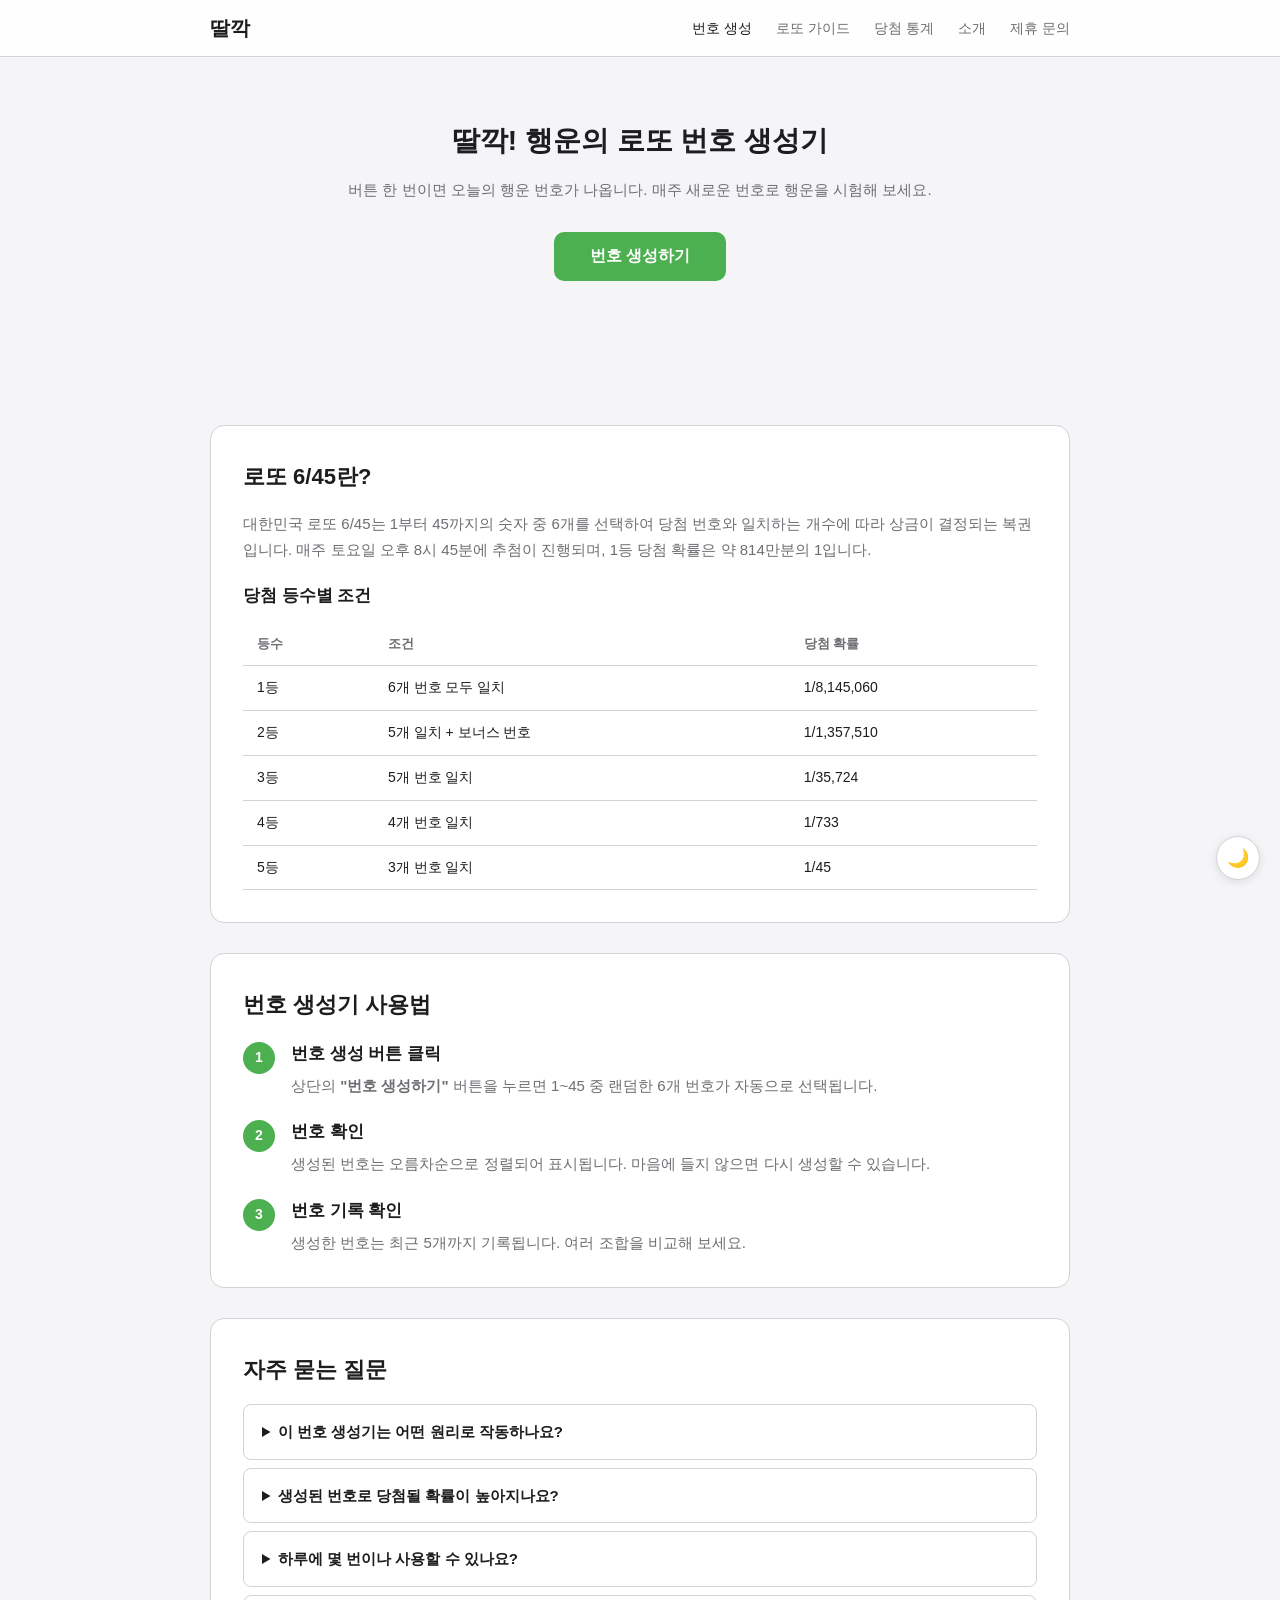
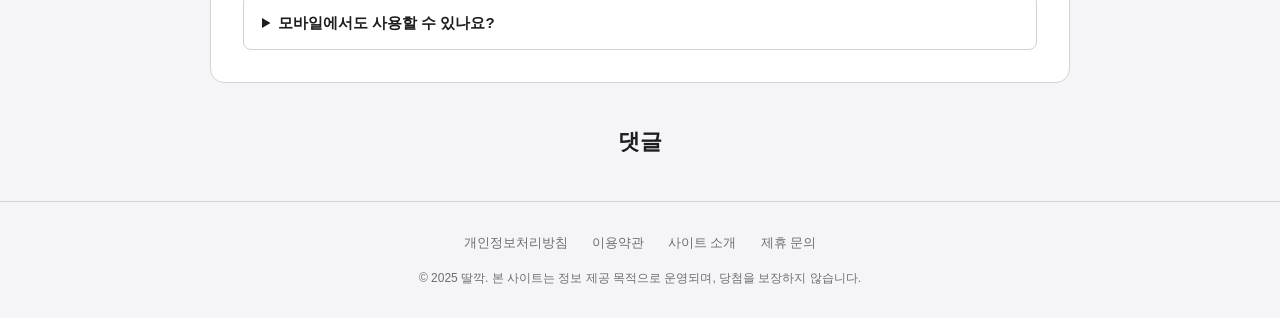
<file: index.html>
<!DOCTYPE html>
<html lang="ko">
<head>
    <!-- Google tag (gtag.js) -->
    <script async src="https://www.googletagmanager.com/gtag/js?id=G-L7Q0LVF1T0"></script>
    <script>
      window.dataLayer = window.dataLayer || [];
      function gtag(){dataLayer.push(arguments);}
      gtag('js', new Date());

      gtag('config', 'G-L7Q0LVF1T0');
    </script>
    <meta charset="UTF-8">
    <meta name="viewport" content="width=device-width, initial-scale=1.0">
    <title>딸깍 - 로또 번호 생성기 | 행운의 번호를 뽑아보세요</title>
    <meta name="description" content="딸깍 한 번으로 로또 번호를 생성하세요. 무료 로또 번호 추첨기, 당첨 통계, 번호 분석 정보를 제공합니다.">
    <meta name="keywords" content="로또, 로또번호생성기, 로또번호, 행운번호, 로또추첨, 로또통계">
    <link rel="canonical" href="https://ddal-kak.web.app/">
    <link rel="stylesheet" href="style.css">
    <script async src="https://pagead2.googlesyndication.com/pagead/js/adsbygoogle.js?client=ca-pub-5500659564258597"
         crossorigin="anonymous"></script>
</head>
<body>
    <button id="theme-toggle" aria-label="다크 모드 전환">🌙</button>

    <nav class="main-nav">
        <div class="nav-inner">
            <a href="index.html" class="nav-logo">딸깍</a>
            <ul class="nav-links">
                <li><a href="index.html" class="active">번호 생성</a></li>
                <li><a href="guide.html">로또 가이드</a></li>
                <li><a href="stats.html">당첨 통계</a></li>
                <li><a href="about.html">소개</a></li>
                <li><a href="contact.html">제휴 문의</a></li>
            </ul>
        </div>
    </nav>

    <main>
        <section class="hero">
            <h1>딸깍! 행운의 로또 번호 생성기</h1>
            <p class="hero-desc">버튼 한 번이면 오늘의 행운 번호가 나옵니다. 매주 새로운 번호로 행운을 시험해 보세요.</p>
            <button id="generator-btn">번호 생성하기</button>
            <div id="numbers-container"></div>
            <div id="history-section" class="hidden">
                <h3>최근 생성 기록</h3>
                <ul id="history-list"></ul>
            </div>
        </section>

        <section class="content-section">
            <h2>로또 6/45란?</h2>
            <p>대한민국 로또 6/45는 1부터 45까지의 숫자 중 6개를 선택하여 당첨 번호와 일치하는 개수에 따라 상금이 결정되는 복권입니다. 매주 토요일 오후 8시 45분에 추첨이 진행되며, 1등 당첨 확률은 약 814만분의 1입니다.</p>

            <h3>당첨 등수별 조건</h3>
            <table class="info-table">
                <thead>
                    <tr><th>등수</th><th>조건</th><th>당첨 확률</th></tr>
                </thead>
                <tbody>
                    <tr><td>1등</td><td>6개 번호 모두 일치</td><td>1/8,145,060</td></tr>
                    <tr><td>2등</td><td>5개 일치 + 보너스 번호</td><td>1/1,357,510</td></tr>
                    <tr><td>3등</td><td>5개 번호 일치</td><td>1/35,724</td></tr>
                    <tr><td>4등</td><td>4개 번호 일치</td><td>1/733</td></tr>
                    <tr><td>5등</td><td>3개 번호 일치</td><td>1/45</td></tr>
                </tbody>
            </table>
        </section>

        <section class="content-section">
            <h2>번호 생성기 사용법</h2>
            <div class="steps">
                <div class="step">
                    <span class="step-num">1</span>
                    <div>
                        <h3>번호 생성 버튼 클릭</h3>
                        <p>상단의 <strong>"번호 생성하기"</strong> 버튼을 누르면 1~45 중 랜덤한 6개 번호가 자동으로 선택됩니다.</p>
                    </div>
                </div>
                <div class="step">
                    <span class="step-num">2</span>
                    <div>
                        <h3>번호 확인</h3>
                        <p>생성된 번호는 오름차순으로 정렬되어 표시됩니다. 마음에 들지 않으면 다시 생성할 수 있습니다.</p>
                    </div>
                </div>
                <div class="step">
                    <span class="step-num">3</span>
                    <div>
                        <h3>번호 기록 확인</h3>
                        <p>생성한 번호는 최근 5개까지 기록됩니다. 여러 조합을 비교해 보세요.</p>
                    </div>
                </div>
            </div>
        </section>

        <section class="content-section">
            <h2>자주 묻는 질문</h2>
            <div class="faq">
                <details>
                    <summary>이 번호 생성기는 어떤 원리로 작동하나요?</summary>
                    <p>JavaScript의 난수 생성 함수를 사용하여 1부터 45까지의 숫자 중 중복 없이 6개를 무작위로 선택합니다. 매번 완전히 새로운 번호가 생성되며, 이전 결과와 무관합니다.</p>
                </details>
                <details>
                    <summary>생성된 번호로 당첨될 확률이 높아지나요?</summary>
                    <p>로또는 완전한 확률 게임이므로 어떤 번호 조합이든 당첨 확률은 동일합니다. 이 생성기는 편리하게 무작위 번호를 선택하는 도구이며, 당첨 확률을 높여주지는 않습니다.</p>
                </details>
                <details>
                    <summary>하루에 몇 번이나 사용할 수 있나요?</summary>
                    <p>횟수 제한 없이 무료로 무제한 사용 가능합니다.</p>
                </details>
                <details>
                    <summary>모바일에서도 사용할 수 있나요?</summary>
                    <p>네, 모든 기기(PC, 태블릿, 스마트폰)에서 사용할 수 있도록 반응형으로 설계되어 있습니다.</p>
                </details>
            </div>
        </section>

        <section class="disqus-wrapper">
            <h2 class="disqus-title">댓글</h2>
            <div id="disqus_thread"></div>
            <script>
                var disqus_config = function () {
                    this.page.url = window.location.href;
                    this.page.identifier = 'lottery-number-generator';
                };
                (function() {
                    var d = document, s = d.createElement('script');
                    s.src = 'https://ddal-kak.disqus.com/embed.js';
                    s.setAttribute('data-timestamp', +new Date());
                    (d.head || d.body).appendChild(s);
                })();
            </script>
            <noscript>댓글을 보려면 JavaScript를 활성화해 주세요. <a href="https://disqus.com/?ref_noscript">Disqus 제공</a></noscript>
        </section>
    </main>

    <footer class="site-footer">
        <div class="footer-inner">
            <div class="footer-links">
                <a href="privacy.html">개인정보처리방침</a>
                <a href="terms.html">이용약관</a>
                <a href="about.html">사이트 소개</a>
                <a href="contact.html">제휴 문의</a>
            </div>
            <p class="footer-copy">&copy; 2025 딸깍. 본 사이트는 정보 제공 목적으로 운영되며, 당첨을 보장하지 않습니다.</p>
        </div>
    </footer>

    <script src="main.js"></script>
</body>
</html>
</file>
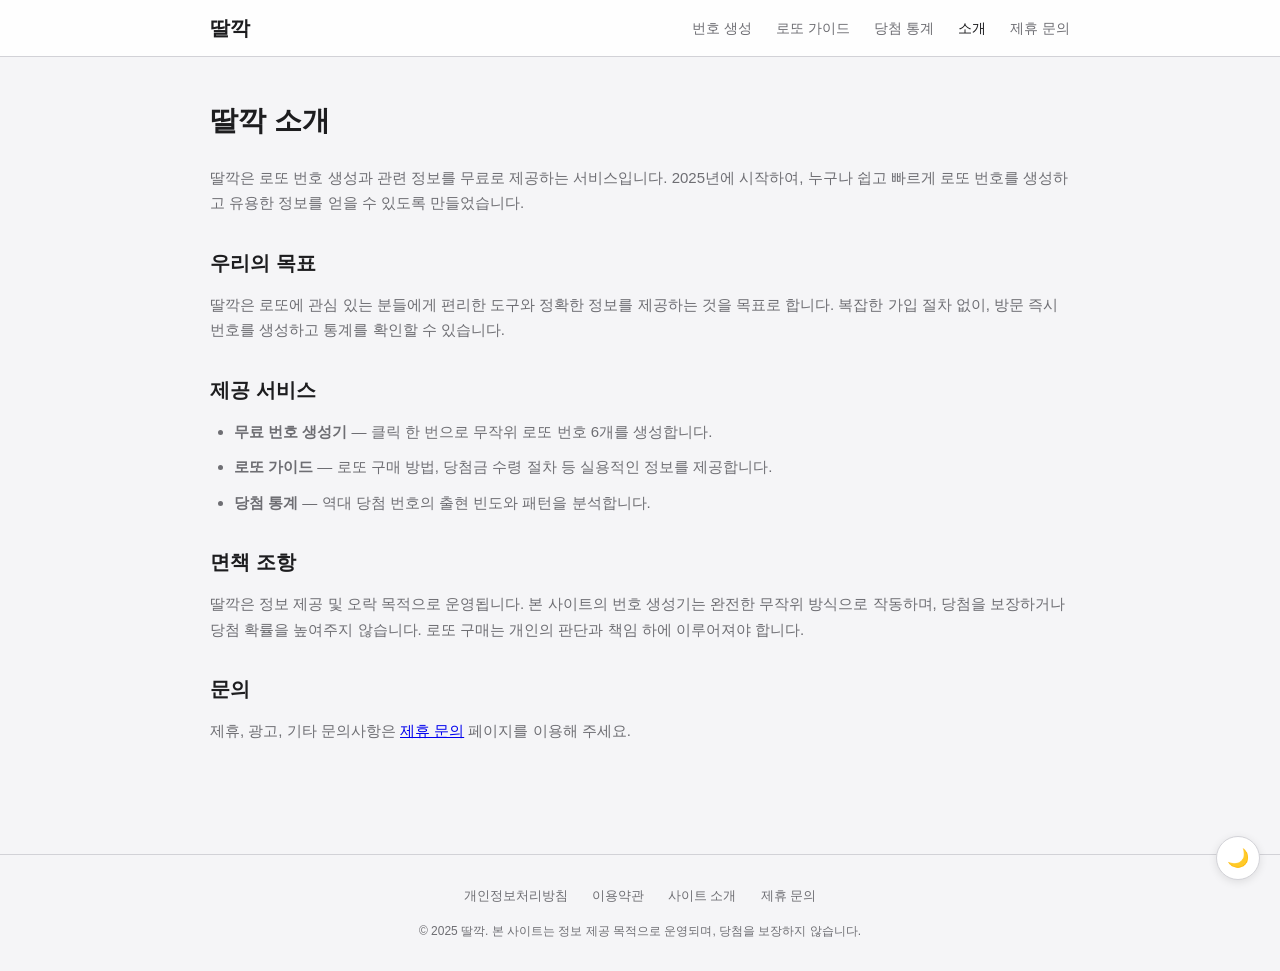
<file: about.html>
<!DOCTYPE html>
<html lang="ko">
<head>
    <!-- Google tag (gtag.js) -->
    <script async src="https://www.googletagmanager.com/gtag/js?id=G-L7Q0LVF1T0"></script>
    <script>
      window.dataLayer = window.dataLayer || [];
      function gtag(){dataLayer.push(arguments);}
      gtag('js', new Date());

      gtag('config', 'G-L7Q0LVF1T0');
    </script>
    <meta charset="UTF-8">
    <meta name="viewport" content="width=device-width, initial-scale=1.0">
    <title>사이트 소개 - 딸깍</title>
    <meta name="description" content="딸깍은 무료 로또 번호 생성기와 로또 관련 정보를 제공하는 사이트입니다.">
    <link rel="stylesheet" href="style.css">
    <script async src="https://pagead2.googlesyndication.com/pagead/js/adsbygoogle.js?client=ca-pub-5500659564258597"
         crossorigin="anonymous"></script>
</head>
<body>
    <button id="theme-toggle" aria-label="다크 모드 전환">🌙</button>
    <nav class="main-nav">
        <div class="nav-inner">
            <a href="index.html" class="nav-logo">딸깍</a>
            <ul class="nav-links">
                <li><a href="index.html">번호 생성</a></li>
                <li><a href="guide.html">로또 가이드</a></li>
                <li><a href="stats.html">당첨 통계</a></li>
                <li><a href="about.html" class="active">소개</a></li>
                <li><a href="contact.html">제휴 문의</a></li>
            </ul>
        </div>
    </nav>

    <div class="page-content">
        <h1>딸깍 소개</h1>

        <p>딸깍은 로또 번호 생성과 관련 정보를 무료로 제공하는 서비스입니다. 2025년에 시작하여, 누구나 쉽고 빠르게 로또 번호를 생성하고 유용한 정보를 얻을 수 있도록 만들었습니다.</p>

        <h2>우리의 목표</h2>
        <p>딸깍은 로또에 관심 있는 분들에게 편리한 도구와 정확한 정보를 제공하는 것을 목표로 합니다. 복잡한 가입 절차 없이, 방문 즉시 번호를 생성하고 통계를 확인할 수 있습니다.</p>

        <h2>제공 서비스</h2>
        <ul>
            <li><strong>무료 번호 생성기</strong> — 클릭 한 번으로 무작위 로또 번호 6개를 생성합니다.</li>
            <li><strong>로또 가이드</strong> — 로또 구매 방법, 당첨금 수령 절차 등 실용적인 정보를 제공합니다.</li>
            <li><strong>당첨 통계</strong> — 역대 당첨 번호의 출현 빈도와 패턴을 분석합니다.</li>
        </ul>

        <h2>면책 조항</h2>
        <p>딸깍은 정보 제공 및 오락 목적으로 운영됩니다. 본 사이트의 번호 생성기는 완전한 무작위 방식으로 작동하며, 당첨을 보장하거나 당첨 확률을 높여주지 않습니다. 로또 구매는 개인의 판단과 책임 하에 이루어져야 합니다.</p>

        <h2>문의</h2>
        <p>제휴, 광고, 기타 문의사항은 <a href="contact.html">제휴 문의</a> 페이지를 이용해 주세요.</p>
    </div>

    <footer class="site-footer">
        <div class="footer-inner">
            <div class="footer-links">
                <a href="privacy.html">개인정보처리방침</a>
                <a href="terms.html">이용약관</a>
                <a href="about.html">사이트 소개</a>
                <a href="contact.html">제휴 문의</a>
            </div>
            <p class="footer-copy">&copy; 2025 딸깍. 본 사이트는 정보 제공 목적으로 운영되며, 당첨을 보장하지 않습니다.</p>
        </div>
    </footer>
    <script src="main.js"></script>
</body>
</html>
</file>
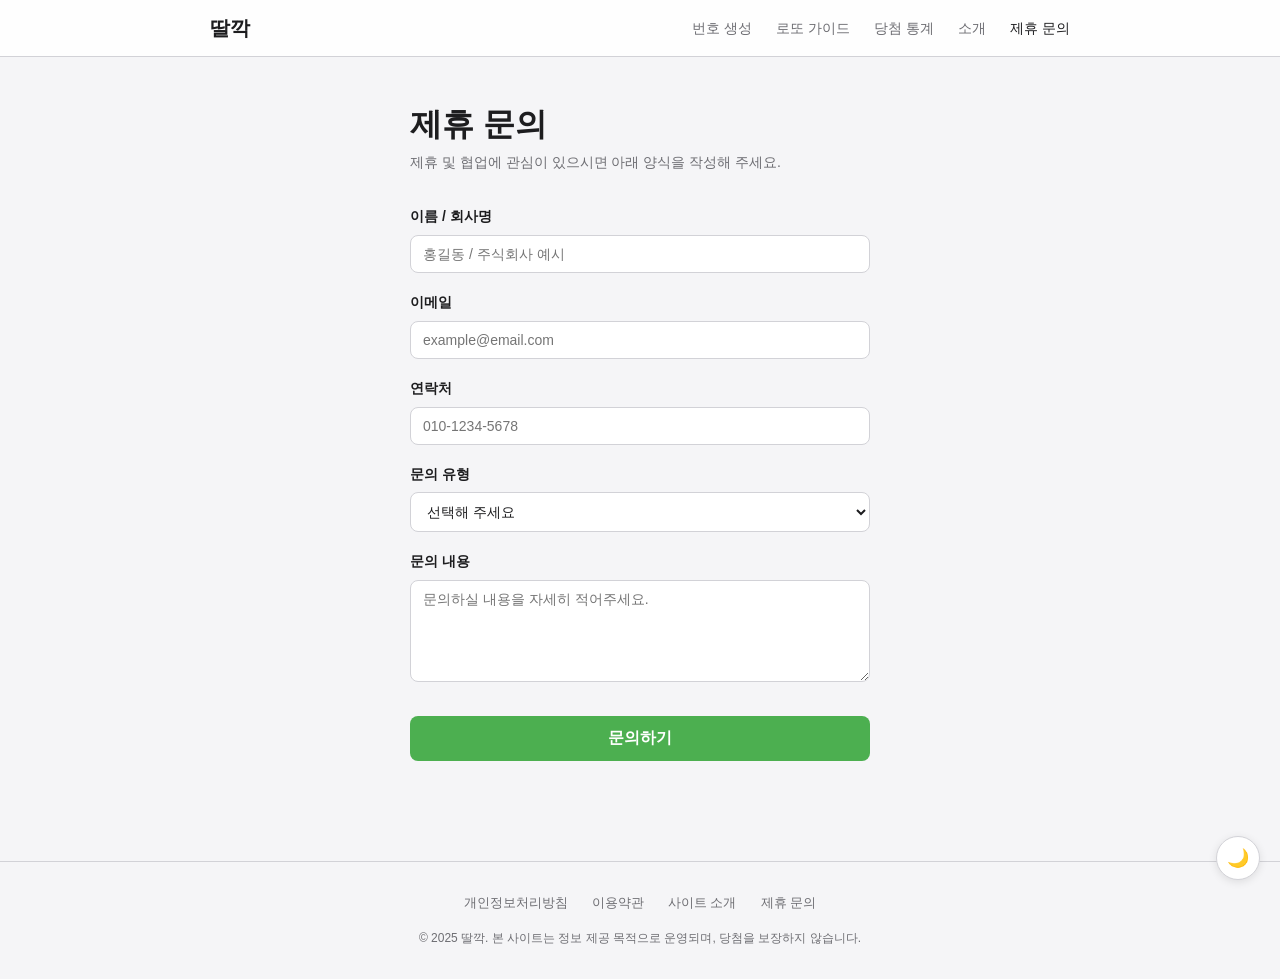
<file: contact.html>
<!DOCTYPE html>
<html lang="ko">
<head>
    <!-- Google tag (gtag.js) -->
    <script async src="https://www.googletagmanager.com/gtag/js?id=G-L7Q0LVF1T0"></script>
    <script>
      window.dataLayer = window.dataLayer || [];
      function gtag(){dataLayer.push(arguments);}
      gtag('js', new Date());

      gtag('config', 'G-L7Q0LVF1T0');
    </script>
    <meta charset="UTF-8">
    <meta name="viewport" content="width=device-width, initial-scale=1.0">
    <title>제휴 문의 - 딸깍</title>
    <meta name="description" content="딸깍 사이트 제휴, 광고, 협업 문의 페이지입니다.">
    <link rel="stylesheet" href="style.css">
    <script async src="https://pagead2.googlesyndication.com/pagead/js/adsbygoogle.js?client=ca-pub-5500659564258597"
         crossorigin="anonymous"></script>
</head>
<body>
    <button id="theme-toggle" aria-label="다크 모드 전환">🌙</button>
    <nav class="main-nav">
        <div class="nav-inner">
            <a href="index.html" class="nav-logo">딸깍</a>
            <ul class="nav-links">
                <li><a href="index.html">번호 생성</a></li>
                <li><a href="guide.html">로또 가이드</a></li>
                <li><a href="stats.html">당첨 통계</a></li>
                <li><a href="about.html">소개</a></li>
                <li><a href="contact.html" class="active">제휴 문의</a></li>
            </ul>
        </div>
    </nav>

    <div class="contact-container">
        <h1>제휴 문의</h1>
        <p class="subtitle">제휴 및 협업에 관심이 있으시면 아래 양식을 작성해 주세요.</p>
        <form id="contact-form" action="https://formspree.io/f/mojkwvlr" method="POST">
            <div class="form-group">
                <label for="name">이름 / 회사명</label>
                <input type="text" id="name" name="name" required placeholder="홍길동 / 주식회사 예시">
            </div>
            <div class="form-group">
                <label for="email">이메일</label>
                <input type="email" id="email" name="email" required placeholder="example@email.com">
            </div>
            <div class="form-group">
                <label for="phone">연락처</label>
                <input type="tel" id="phone" name="phone" placeholder="010-1234-5678">
            </div>
            <div class="form-group">
                <label for="subject">문의 유형</label>
                <select id="subject" name="subject" required>
                    <option value="" disabled selected>선택해 주세요</option>
                    <option value="제휴 제안">제휴 제안</option>
                    <option value="광고 문의">광고 문의</option>
                    <option value="기술 협업">기술 협업</option>
                    <option value="기타">기타</option>
                </select>
            </div>
            <div class="form-group">
                <label for="message">문의 내용</label>
                <textarea id="message" name="message" rows="5" required placeholder="문의하실 내용을 자세히 적어주세요."></textarea>
            </div>
            <button type="submit" id="submit-btn">문의하기</button>
        </form>
        <div id="success-message" class="hidden">
            <p>문의가 성공적으로 접수되었습니다. 빠른 시일 내에 답변드리겠습니다.</p>
            <a href="index.html" class="back-link">메인으로 돌아가기</a>
        </div>
    </div>

    <footer class="site-footer">
        <div class="footer-inner">
            <div class="footer-links">
                <a href="privacy.html">개인정보처리방침</a>
                <a href="terms.html">이용약관</a>
                <a href="about.html">사이트 소개</a>
                <a href="contact.html">제휴 문의</a>
            </div>
            <p class="footer-copy">&copy; 2025 딸깍. 본 사이트는 정보 제공 목적으로 운영되며, 당첨을 보장하지 않습니다.</p>
        </div>
    </footer>

    <script src="main.js"></script>
    <script>
        const form = document.getElementById('contact-form');
        const successMessage = document.getElementById('success-message');

        form.addEventListener('submit', async (e) => {
            e.preventDefault();
            const btn = document.getElementById('submit-btn');
            btn.disabled = true;
            btn.textContent = '전송 중...';

            try {
                const response = await fetch(form.action, {
                    method: 'POST',
                    body: new FormData(form),
                    headers: { 'Accept': 'application/json' }
                });
                if (response.ok) {
                    form.classList.add('hidden');
                    successMessage.classList.remove('hidden');
                } else {
                    alert('전송에 실패했습니다. 다시 시도해 주세요.');
                    btn.disabled = false;
                    btn.textContent = '문의하기';
                }
            } catch {
                alert('네트워크 오류가 발생했습니다. 다시 시도해 주세요.');
                btn.disabled = false;
                btn.textContent = '문의하기';
            }
        });
    </script>
</body>
</html>
</file>
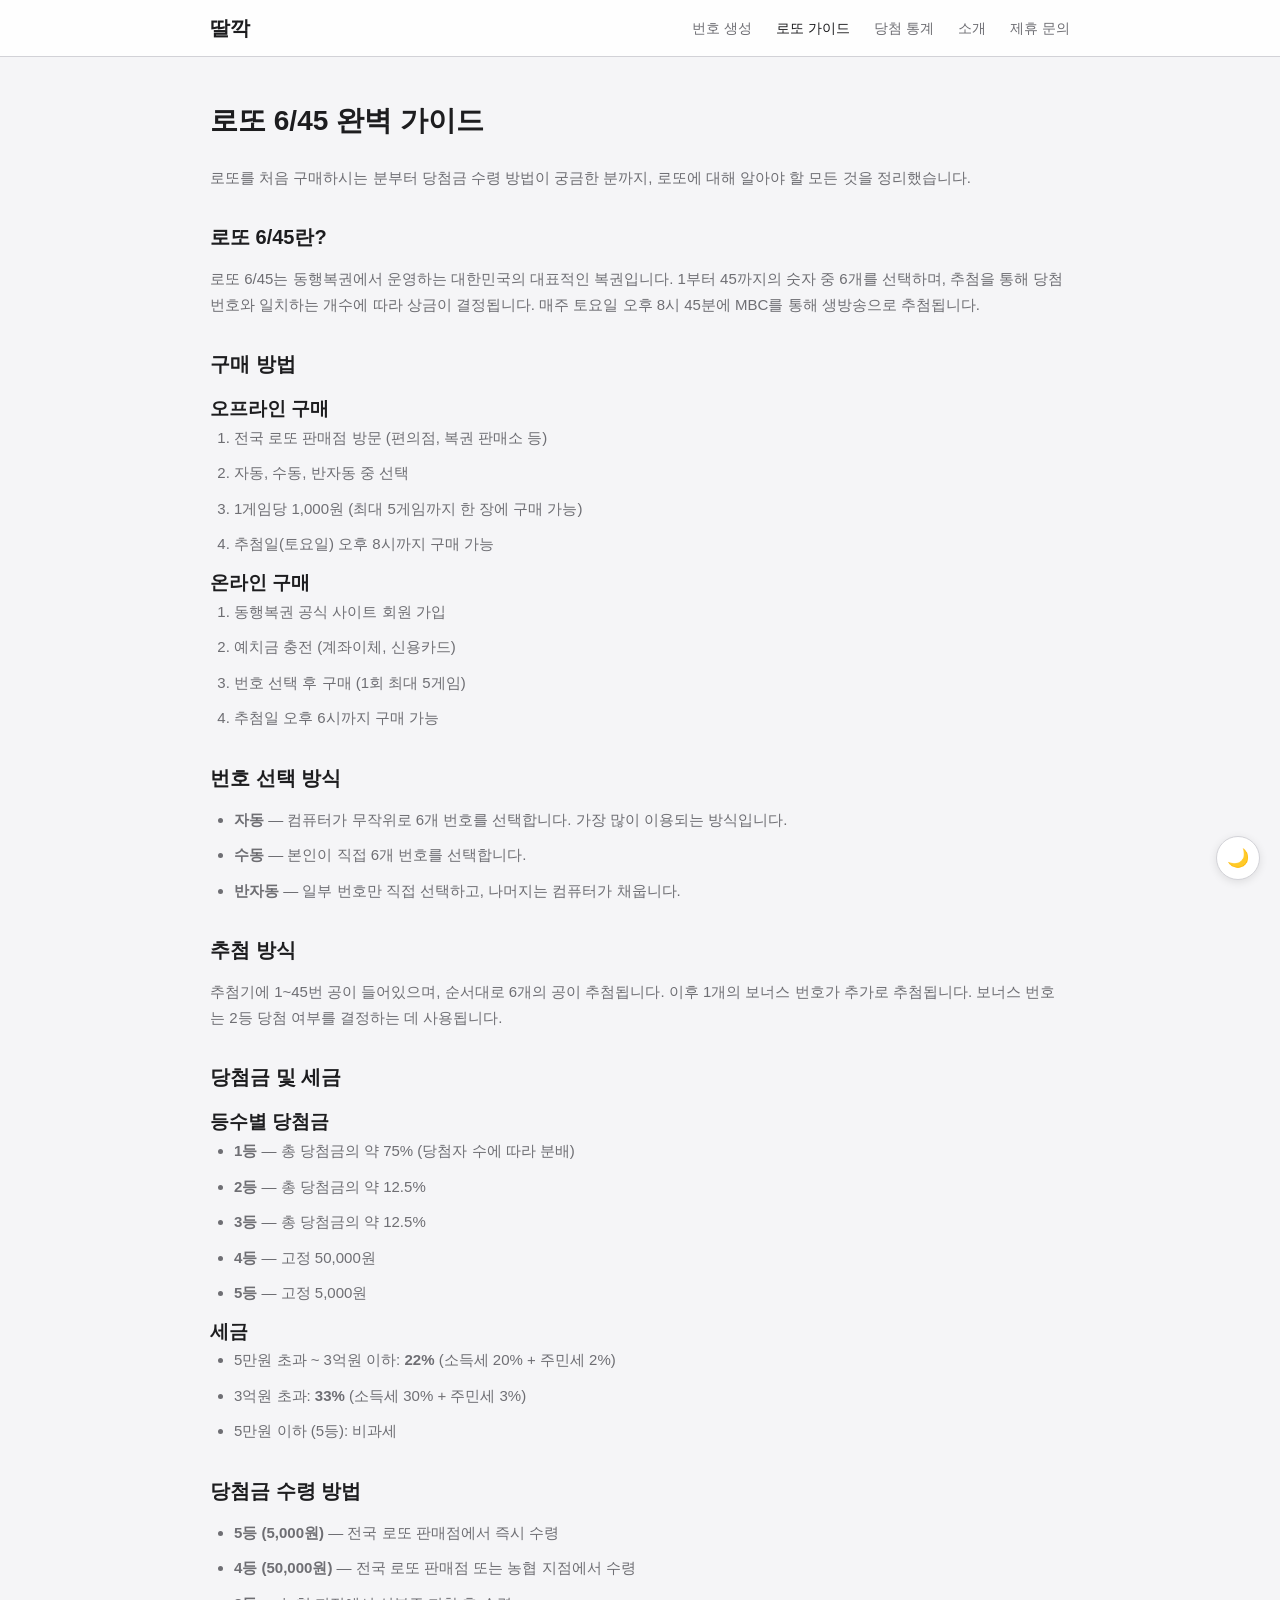
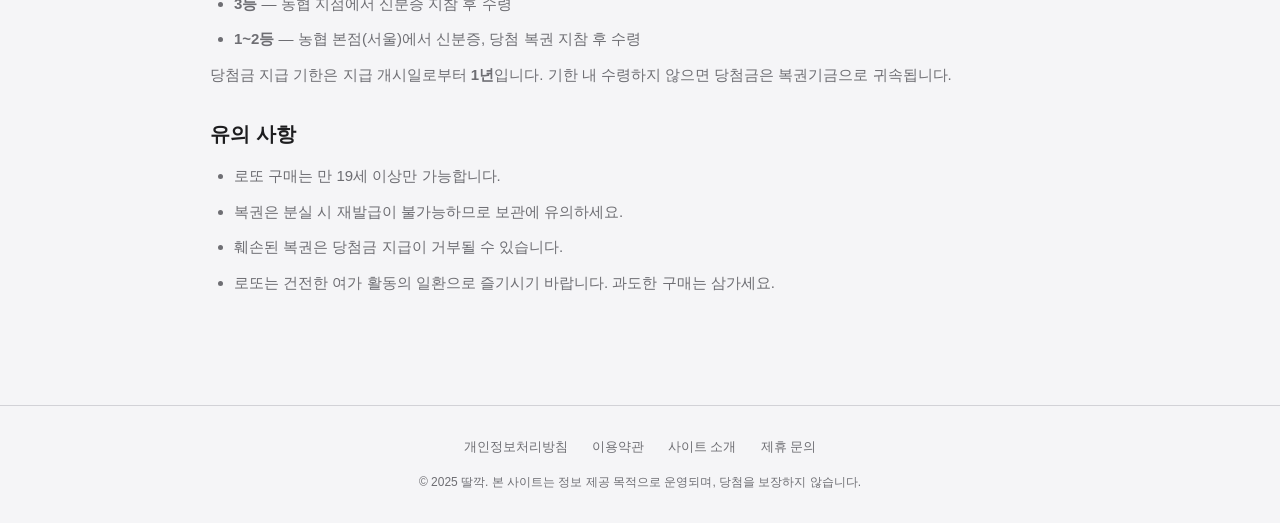
<file: guide.html>
<!DOCTYPE html>
<html lang="ko">
<head>
    <!-- Google tag (gtag.js) -->
    <script async src="https://www.googletagmanager.com/gtag/js?id=G-L7Q0LVF1T0"></script>
    <script>
      window.dataLayer = window.dataLayer || [];
      function gtag(){dataLayer.push(arguments);}
      gtag('js', new Date());

      gtag('config', 'G-L7Q0LVF1T0');
    </script>
    <meta charset="UTF-8">
    <meta name="viewport" content="width=device-width, initial-scale=1.0">
    <title>로또 가이드 - 구매 방법부터 당첨금 수령까지 | 딸깍</title>
    <meta name="description" content="로또 6/45 구매 방법, 당첨금 수령 절차, 세금 정보 등 로또에 대한 모든 것을 안내합니다.">
    <link rel="stylesheet" href="style.css">
    <script async src="https://pagead2.googlesyndication.com/pagead/js/adsbygoogle.js?client=ca-pub-5500659564258597"
         crossorigin="anonymous"></script>
</head>
<body>
    <button id="theme-toggle" aria-label="다크 모드 전환">🌙</button>
    <nav class="main-nav">
        <div class="nav-inner">
            <a href="index.html" class="nav-logo">딸깍</a>
            <ul class="nav-links">
                <li><a href="index.html">번호 생성</a></li>
                <li><a href="guide.html" class="active">로또 가이드</a></li>
                <li><a href="stats.html">당첨 통계</a></li>
                <li><a href="about.html">소개</a></li>
                <li><a href="contact.html">제휴 문의</a></li>
            </ul>
        </div>
    </nav>

    <div class="page-content">
        <h1>로또 6/45 완벽 가이드</h1>
        <p>로또를 처음 구매하시는 분부터 당첨금 수령 방법이 궁금한 분까지, 로또에 대해 알아야 할 모든 것을 정리했습니다.</p>

        <h2>로또 6/45란?</h2>
        <p>로또 6/45는 동행복권에서 운영하는 대한민국의 대표적인 복권입니다. 1부터 45까지의 숫자 중 6개를 선택하며, 추첨을 통해 당첨 번호와 일치하는 개수에 따라 상금이 결정됩니다. 매주 토요일 오후 8시 45분에 MBC를 통해 생방송으로 추첨됩니다.</p>

        <h2>구매 방법</h2>
        <h3>오프라인 구매</h3>
        <ol>
            <li>전국 로또 판매점 방문 (편의점, 복권 판매소 등)</li>
            <li>자동, 수동, 반자동 중 선택</li>
            <li>1게임당 1,000원 (최대 5게임까지 한 장에 구매 가능)</li>
            <li>추첨일(토요일) 오후 8시까지 구매 가능</li>
        </ol>

        <h3>온라인 구매</h3>
        <ol>
            <li>동행복권 공식 사이트 회원 가입</li>
            <li>예치금 충전 (계좌이체, 신용카드)</li>
            <li>번호 선택 후 구매 (1회 최대 5게임)</li>
            <li>추첨일 오후 6시까지 구매 가능</li>
        </ol>

        <h2>번호 선택 방식</h2>
        <ul>
            <li><strong>자동</strong> — 컴퓨터가 무작위로 6개 번호를 선택합니다. 가장 많이 이용되는 방식입니다.</li>
            <li><strong>수동</strong> — 본인이 직접 6개 번호를 선택합니다.</li>
            <li><strong>반자동</strong> — 일부 번호만 직접 선택하고, 나머지는 컴퓨터가 채웁니다.</li>
        </ul>

        <h2>추첨 방식</h2>
        <p>추첨기에 1~45번 공이 들어있으며, 순서대로 6개의 공이 추첨됩니다. 이후 1개의 보너스 번호가 추가로 추첨됩니다. 보너스 번호는 2등 당첨 여부를 결정하는 데 사용됩니다.</p>

        <h2>당첨금 및 세금</h2>
        <h3>등수별 당첨금</h3>
        <ul>
            <li><strong>1등</strong> — 총 당첨금의 약 75% (당첨자 수에 따라 분배)</li>
            <li><strong>2등</strong> — 총 당첨금의 약 12.5%</li>
            <li><strong>3등</strong> — 총 당첨금의 약 12.5%</li>
            <li><strong>4등</strong> — 고정 50,000원</li>
            <li><strong>5등</strong> — 고정 5,000원</li>
        </ul>

        <h3>세금</h3>
        <ul>
            <li>5만원 초과 ~ 3억원 이하: <strong>22%</strong> (소득세 20% + 주민세 2%)</li>
            <li>3억원 초과: <strong>33%</strong> (소득세 30% + 주민세 3%)</li>
            <li>5만원 이하 (5등): 비과세</li>
        </ul>

        <h2>당첨금 수령 방법</h2>
        <ul>
            <li><strong>5등 (5,000원)</strong> — 전국 로또 판매점에서 즉시 수령</li>
            <li><strong>4등 (50,000원)</strong> — 전국 로또 판매점 또는 농협 지점에서 수령</li>
            <li><strong>3등</strong> — 농협 지점에서 신분증 지참 후 수령</li>
            <li><strong>1~2등</strong> — 농협 본점(서울)에서 신분증, 당첨 복권 지참 후 수령</li>
        </ul>
        <p>당첨금 지급 기한은 지급 개시일로부터 <strong>1년</strong>입니다. 기한 내 수령하지 않으면 당첨금은 복권기금으로 귀속됩니다.</p>

        <h2>유의 사항</h2>
        <ul>
            <li>로또 구매는 만 19세 이상만 가능합니다.</li>
            <li>복권은 분실 시 재발급이 불가능하므로 보관에 유의하세요.</li>
            <li>훼손된 복권은 당첨금 지급이 거부될 수 있습니다.</li>
            <li>로또는 건전한 여가 활동의 일환으로 즐기시기 바랍니다. 과도한 구매는 삼가세요.</li>
        </ul>
    </div>

    <footer class="site-footer">
        <div class="footer-inner">
            <div class="footer-links">
                <a href="privacy.html">개인정보처리방침</a>
                <a href="terms.html">이용약관</a>
                <a href="about.html">사이트 소개</a>
                <a href="contact.html">제휴 문의</a>
            </div>
            <p class="footer-copy">&copy; 2025 딸깍. 본 사이트는 정보 제공 목적으로 운영되며, 당첨을 보장하지 않습니다.</p>
        </div>
    </footer>
    <script src="main.js"></script>
</body>
</html>
</file>
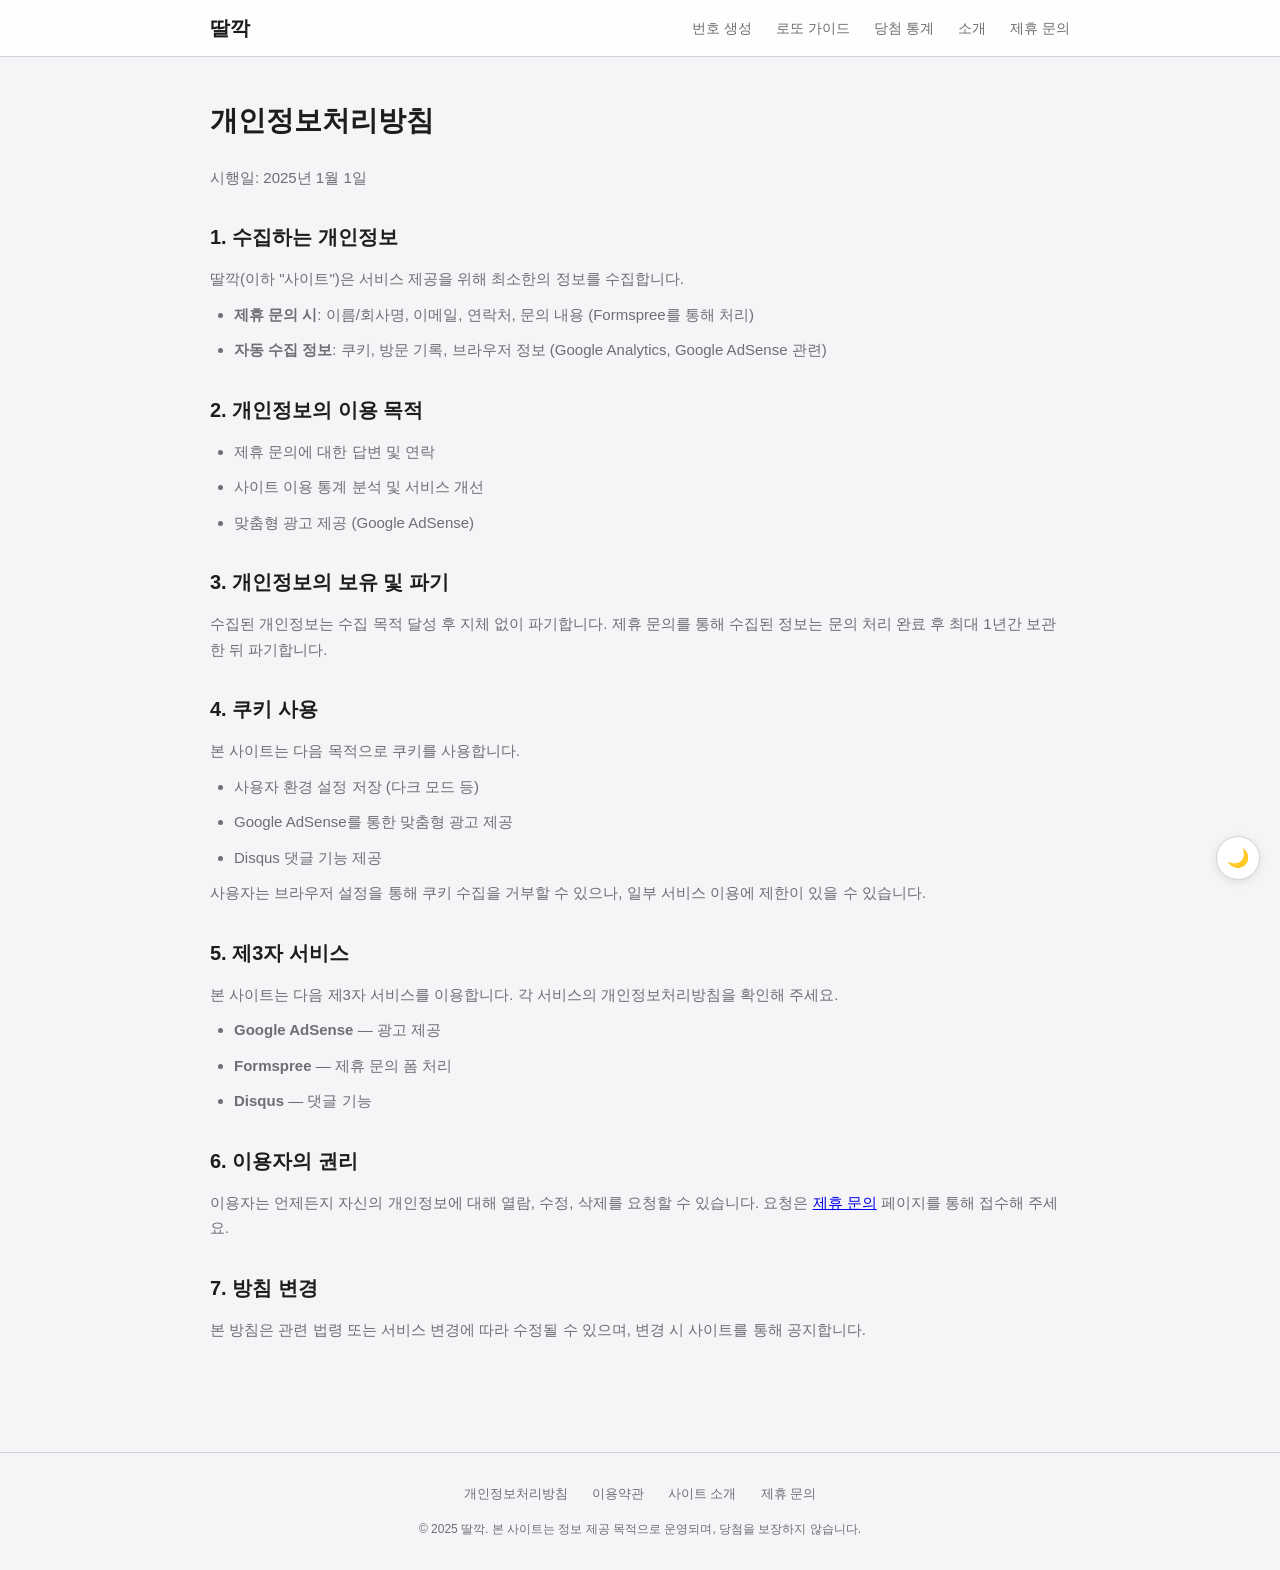
<file: privacy.html>
<!DOCTYPE html>
<html lang="ko">
<head>
    <!-- Google tag (gtag.js) -->
    <script async src="https://www.googletagmanager.com/gtag/js?id=G-L7Q0LVF1T0"></script>
    <script>
      window.dataLayer = window.dataLayer || [];
      function gtag(){dataLayer.push(arguments);}
      gtag('js', new Date());

      gtag('config', 'G-L7Q0LVF1T0');
    </script>
    <meta charset="UTF-8">
    <meta name="viewport" content="width=device-width, initial-scale=1.0">
    <title>개인정보처리방침 - 딸깍</title>
    <meta name="description" content="딸깍 사이트의 개인정보처리방침입니다.">
    <link rel="stylesheet" href="style.css">
    <script async src="https://pagead2.googlesyndication.com/pagead/js/adsbygoogle.js?client=ca-pub-5500659564258597"
         crossorigin="anonymous"></script>
</head>
<body>
    <button id="theme-toggle" aria-label="다크 모드 전환">🌙</button>
    <nav class="main-nav">
        <div class="nav-inner">
            <a href="index.html" class="nav-logo">딸깍</a>
            <ul class="nav-links">
                <li><a href="index.html">번호 생성</a></li>
                <li><a href="guide.html">로또 가이드</a></li>
                <li><a href="stats.html">당첨 통계</a></li>
                <li><a href="about.html">소개</a></li>
                <li><a href="contact.html">제휴 문의</a></li>
            </ul>
        </div>
    </nav>

    <div class="page-content">
        <h1>개인정보처리방침</h1>
        <p>시행일: 2025년 1월 1일</p>

        <h2>1. 수집하는 개인정보</h2>
        <p>딸깍(이하 "사이트")은 서비스 제공을 위해 최소한의 정보를 수집합니다.</p>
        <ul>
            <li><strong>제휴 문의 시</strong>: 이름/회사명, 이메일, 연락처, 문의 내용 (Formspree를 통해 처리)</li>
            <li><strong>자동 수집 정보</strong>: 쿠키, 방문 기록, 브라우저 정보 (Google Analytics, Google AdSense 관련)</li>
        </ul>

        <h2>2. 개인정보의 이용 목적</h2>
        <ul>
            <li>제휴 문의에 대한 답변 및 연락</li>
            <li>사이트 이용 통계 분석 및 서비스 개선</li>
            <li>맞춤형 광고 제공 (Google AdSense)</li>
        </ul>

        <h2>3. 개인정보의 보유 및 파기</h2>
        <p>수집된 개인정보는 수집 목적 달성 후 지체 없이 파기합니다. 제휴 문의를 통해 수집된 정보는 문의 처리 완료 후 최대 1년간 보관한 뒤 파기합니다.</p>

        <h2>4. 쿠키 사용</h2>
        <p>본 사이트는 다음 목적으로 쿠키를 사용합니다.</p>
        <ul>
            <li>사용자 환경 설정 저장 (다크 모드 등)</li>
            <li>Google AdSense를 통한 맞춤형 광고 제공</li>
            <li>Disqus 댓글 기능 제공</li>
        </ul>
        <p>사용자는 브라우저 설정을 통해 쿠키 수집을 거부할 수 있으나, 일부 서비스 이용에 제한이 있을 수 있습니다.</p>

        <h2>5. 제3자 서비스</h2>
        <p>본 사이트는 다음 제3자 서비스를 이용합니다. 각 서비스의 개인정보처리방침을 확인해 주세요.</p>
        <ul>
            <li><strong>Google AdSense</strong> — 광고 제공</li>
            <li><strong>Formspree</strong> — 제휴 문의 폼 처리</li>
            <li><strong>Disqus</strong> — 댓글 기능</li>
        </ul>

        <h2>6. 이용자의 권리</h2>
        <p>이용자는 언제든지 자신의 개인정보에 대해 열람, 수정, 삭제를 요청할 수 있습니다. 요청은 <a href="contact.html">제휴 문의</a> 페이지를 통해 접수해 주세요.</p>

        <h2>7. 방침 변경</h2>
        <p>본 방침은 관련 법령 또는 서비스 변경에 따라 수정될 수 있으며, 변경 시 사이트를 통해 공지합니다.</p>
    </div>

    <footer class="site-footer">
        <div class="footer-inner">
            <div class="footer-links">
                <a href="privacy.html">개인정보처리방침</a>
                <a href="terms.html">이용약관</a>
                <a href="about.html">사이트 소개</a>
                <a href="contact.html">제휴 문의</a>
            </div>
            <p class="footer-copy">&copy; 2025 딸깍. 본 사이트는 정보 제공 목적으로 운영되며, 당첨을 보장하지 않습니다.</p>
        </div>
    </footer>
    <script src="main.js"></script>
</body>
</html>
</file>
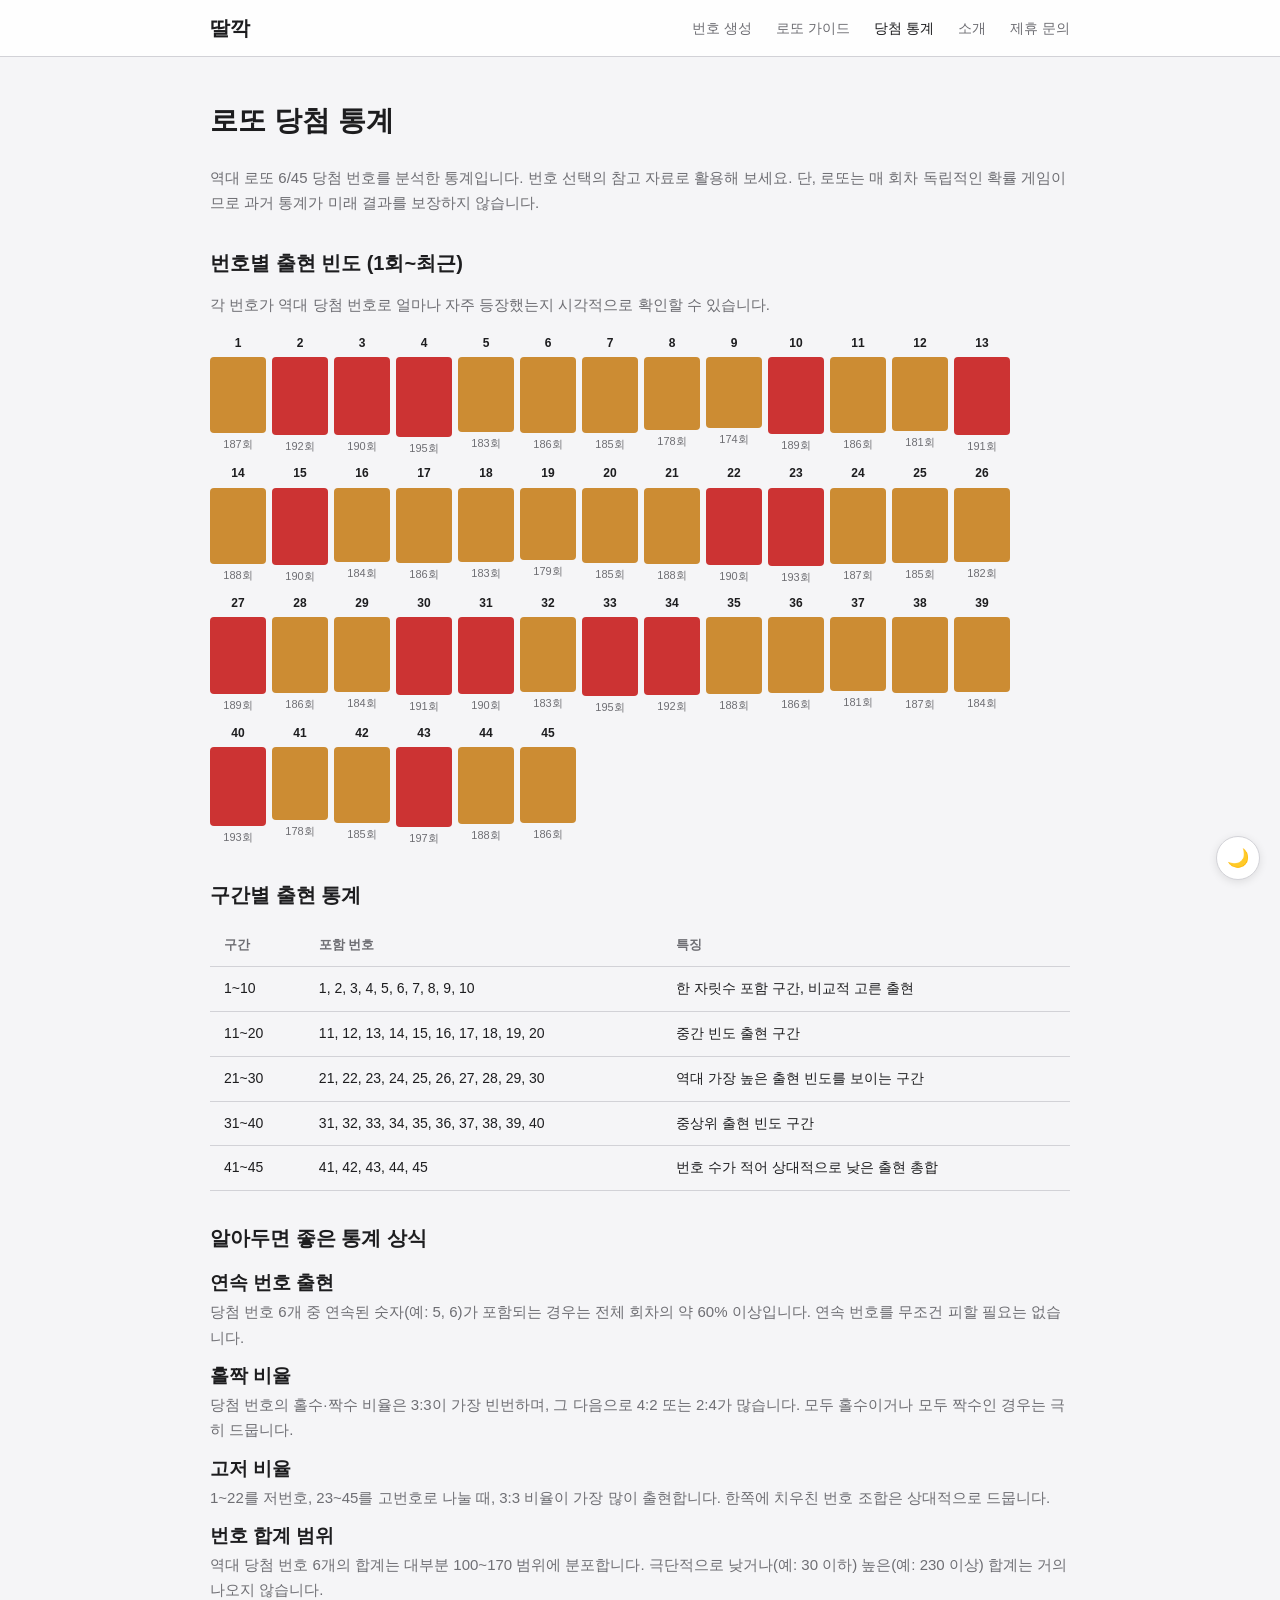
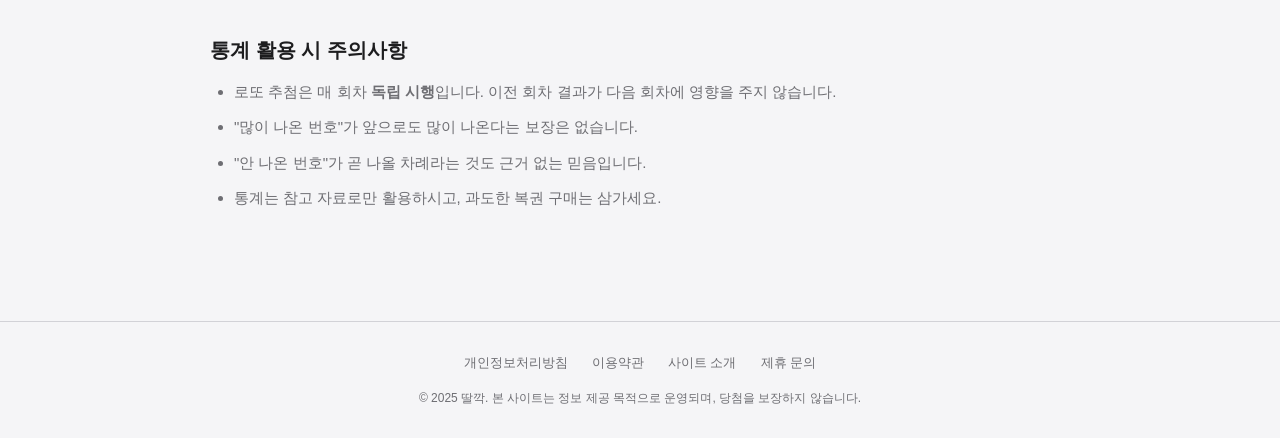
<file: stats.html>
<!DOCTYPE html>
<html lang="ko">
<head>
    <!-- Google tag (gtag.js) -->
    <script async src="https://www.googletagmanager.com/gtag/js?id=G-L7Q0LVF1T0"></script>
    <script>
      window.dataLayer = window.dataLayer || [];
      function gtag(){dataLayer.push(arguments);}
      gtag('js', new Date());

      gtag('config', 'G-L7Q0LVF1T0');
    </script>
    <meta charset="UTF-8">
    <meta name="viewport" content="width=device-width, initial-scale=1.0">
    <title>로또 당첨 통계 - 번호별 출현 빈도 분석 | 딸깍</title>
    <meta name="description" content="로또 6/45 역대 당첨 번호 출현 빈도, 많이 나온 번호, 적게 나온 번호 등 통계 정보를 확인하세요.">
    <link rel="stylesheet" href="style.css">
    <script async src="https://pagead2.googlesyndication.com/pagead/js/adsbygoogle.js?client=ca-pub-5500659564258597"
         crossorigin="anonymous"></script>
</head>
<body>
    <button id="theme-toggle" aria-label="다크 모드 전환">🌙</button>
    <nav class="main-nav">
        <div class="nav-inner">
            <a href="index.html" class="nav-logo">딸깍</a>
            <ul class="nav-links">
                <li><a href="index.html">번호 생성</a></li>
                <li><a href="guide.html">로또 가이드</a></li>
                <li><a href="stats.html" class="active">당첨 통계</a></li>
                <li><a href="about.html">소개</a></li>
                <li><a href="contact.html">제휴 문의</a></li>
            </ul>
        </div>
    </nav>

    <div class="page-content">
        <h1>로또 당첨 통계</h1>
        <p>역대 로또 6/45 당첨 번호를 분석한 통계입니다. 번호 선택의 참고 자료로 활용해 보세요. 단, 로또는 매 회차 독립적인 확률 게임이므로 과거 통계가 미래 결과를 보장하지 않습니다.</p>

        <h2>번호별 출현 빈도 (1회~최근)</h2>
        <p>각 번호가 역대 당첨 번호로 얼마나 자주 등장했는지 시각적으로 확인할 수 있습니다.</p>
        <div id="freq-chart"></div>

        <h2>구간별 출현 통계</h2>
        <table class="info-table">
            <thead>
                <tr><th>구간</th><th>포함 번호</th><th>특징</th></tr>
            </thead>
            <tbody>
                <tr><td>1~10</td><td>1, 2, 3, 4, 5, 6, 7, 8, 9, 10</td><td>한 자릿수 포함 구간, 비교적 고른 출현</td></tr>
                <tr><td>11~20</td><td>11, 12, 13, 14, 15, 16, 17, 18, 19, 20</td><td>중간 빈도 출현 구간</td></tr>
                <tr><td>21~30</td><td>21, 22, 23, 24, 25, 26, 27, 28, 29, 30</td><td>역대 가장 높은 출현 빈도를 보이는 구간</td></tr>
                <tr><td>31~40</td><td>31, 32, 33, 34, 35, 36, 37, 38, 39, 40</td><td>중상위 출현 빈도 구간</td></tr>
                <tr><td>41~45</td><td>41, 42, 43, 44, 45</td><td>번호 수가 적어 상대적으로 낮은 출현 총합</td></tr>
            </tbody>
        </table>

        <h2>알아두면 좋은 통계 상식</h2>

        <h3>연속 번호 출현</h3>
        <p>당첨 번호 6개 중 연속된 숫자(예: 5, 6)가 포함되는 경우는 전체 회차의 약 60% 이상입니다. 연속 번호를 무조건 피할 필요는 없습니다.</p>

        <h3>홀짝 비율</h3>
        <p>당첨 번호의 홀수·짝수 비율은 3:3이 가장 빈번하며, 그 다음으로 4:2 또는 2:4가 많습니다. 모두 홀수이거나 모두 짝수인 경우는 극히 드뭅니다.</p>

        <h3>고저 비율</h3>
        <p>1~22를 저번호, 23~45를 고번호로 나눌 때, 3:3 비율이 가장 많이 출현합니다. 한쪽에 치우친 번호 조합은 상대적으로 드뭅니다.</p>

        <h3>번호 합계 범위</h3>
        <p>역대 당첨 번호 6개의 합계는 대부분 100~170 범위에 분포합니다. 극단적으로 낮거나(예: 30 이하) 높은(예: 230 이상) 합계는 거의 나오지 않습니다.</p>

        <h2>통계 활용 시 주의사항</h2>
        <ul>
            <li>로또 추첨은 매 회차 <strong>독립 시행</strong>입니다. 이전 회차 결과가 다음 회차에 영향을 주지 않습니다.</li>
            <li>"많이 나온 번호"가 앞으로도 많이 나온다는 보장은 없습니다.</li>
            <li>"안 나온 번호"가 곧 나올 차례라는 것도 근거 없는 믿음입니다.</li>
            <li>통계는 참고 자료로만 활용하시고, 과도한 복권 구매는 삼가세요.</li>
        </ul>
    </div>

    <footer class="site-footer">
        <div class="footer-inner">
            <div class="footer-links">
                <a href="privacy.html">개인정보처리방침</a>
                <a href="terms.html">이용약관</a>
                <a href="about.html">사이트 소개</a>
                <a href="contact.html">제휴 문의</a>
            </div>
            <p class="footer-copy">&copy; 2025 딸깍. 본 사이트는 정보 제공 목적으로 운영되며, 당첨을 보장하지 않습니다.</p>
        </div>
    </footer>

    <script src="main.js"></script>
    <script>
        // Simple frequency chart visualization
        const freqData = [
            187,192,190,195,183,186,185,178,174,189,
            186,181,191,188,190,184,186,183,179,185,
            188,190,193,187,185,182,189,186,184,191,
            190,183,195,192,188,186,181,187,184,193,
            178,185,197,188,186
        ];

        const chart = document.getElementById('freq-chart');
        if (chart) {
            const max = Math.max(...freqData);
            let html = '<div style="display:flex;flex-wrap:wrap;gap:6px;margin-top:16px;">';
            freqData.forEach((count, i) => {
                const pct = (count / max * 100).toFixed(0);
                const hue = pct > 95 ? 0 : pct > 85 ? 35 : 140;
                html += '<div style="text-align:center;width:56px;">' +
                    '<div style="font-size:12px;font-weight:600;margin-bottom:4px;color:var(--text-color);">' + (i + 1) + '</div>' +
                    '<div style="height:' + (count / max * 80) + 'px;background:hsl(' + hue + ',60%,50%);border-radius:4px;min-height:20px;"></div>' +
                    '<div style="font-size:11px;color:var(--muted);margin-top:2px;">' + count + '회</div>' +
                    '</div>';
            });
            html += '</div>';
            chart.innerHTML = html;
        }
    </script>
</body>
</html>
</file>
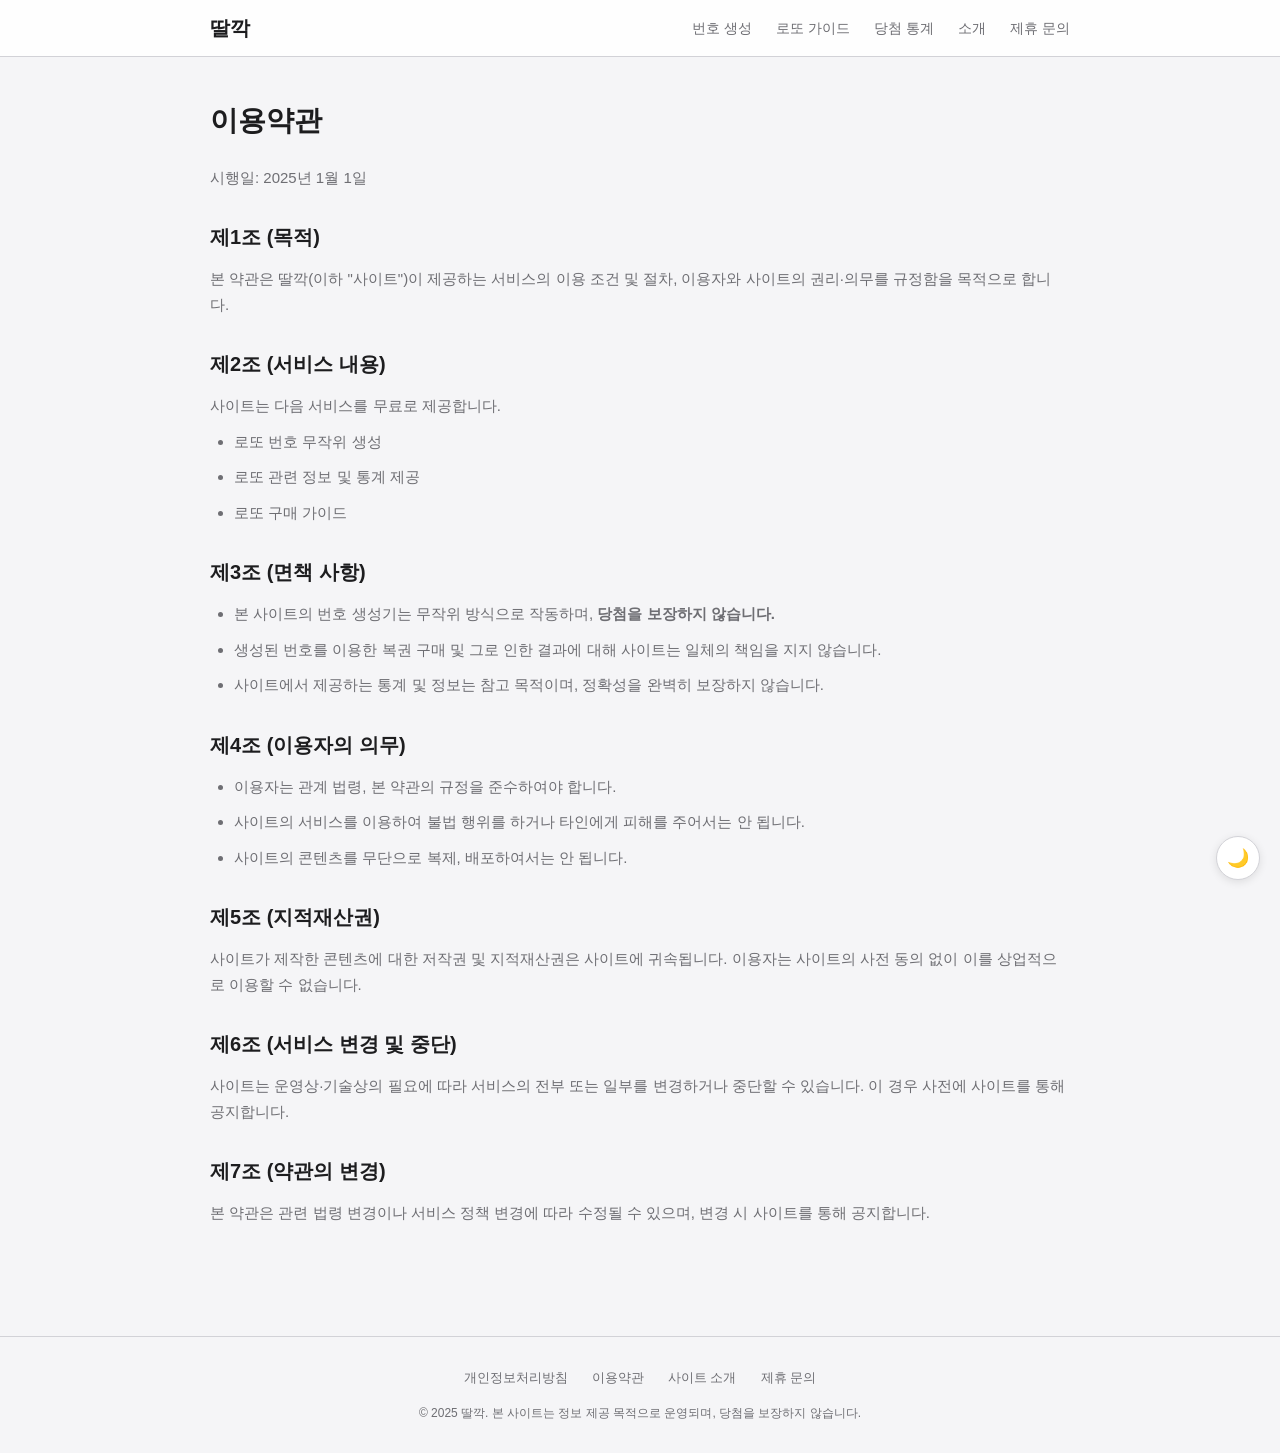
<file: terms.html>
<!DOCTYPE html>
<html lang="ko">
<head>
    <!-- Google tag (gtag.js) -->
    <script async src="https://www.googletagmanager.com/gtag/js?id=G-L7Q0LVF1T0"></script>
    <script>
      window.dataLayer = window.dataLayer || [];
      function gtag(){dataLayer.push(arguments);}
      gtag('js', new Date());

      gtag('config', 'G-L7Q0LVF1T0');
    </script>
    <meta charset="UTF-8">
    <meta name="viewport" content="width=device-width, initial-scale=1.0">
    <title>이용약관 - 딸깍</title>
    <meta name="description" content="딸깍 사이트의 이용약관입니다.">
    <link rel="stylesheet" href="style.css">
    <script async src="https://pagead2.googlesyndication.com/pagead/js/adsbygoogle.js?client=ca-pub-5500659564258597"
         crossorigin="anonymous"></script>
</head>
<body>
    <button id="theme-toggle" aria-label="다크 모드 전환">🌙</button>
    <nav class="main-nav">
        <div class="nav-inner">
            <a href="index.html" class="nav-logo">딸깍</a>
            <ul class="nav-links">
                <li><a href="index.html">번호 생성</a></li>
                <li><a href="guide.html">로또 가이드</a></li>
                <li><a href="stats.html">당첨 통계</a></li>
                <li><a href="about.html">소개</a></li>
                <li><a href="contact.html">제휴 문의</a></li>
            </ul>
        </div>
    </nav>

    <div class="page-content">
        <h1>이용약관</h1>
        <p>시행일: 2025년 1월 1일</p>

        <h2>제1조 (목적)</h2>
        <p>본 약관은 딸깍(이하 "사이트")이 제공하는 서비스의 이용 조건 및 절차, 이용자와 사이트의 권리·의무를 규정함을 목적으로 합니다.</p>

        <h2>제2조 (서비스 내용)</h2>
        <p>사이트는 다음 서비스를 무료로 제공합니다.</p>
        <ul>
            <li>로또 번호 무작위 생성</li>
            <li>로또 관련 정보 및 통계 제공</li>
            <li>로또 구매 가이드</li>
        </ul>

        <h2>제3조 (면책 사항)</h2>
        <ul>
            <li>본 사이트의 번호 생성기는 무작위 방식으로 작동하며, <strong>당첨을 보장하지 않습니다.</strong></li>
            <li>생성된 번호를 이용한 복권 구매 및 그로 인한 결과에 대해 사이트는 일체의 책임을 지지 않습니다.</li>
            <li>사이트에서 제공하는 통계 및 정보는 참고 목적이며, 정확성을 완벽히 보장하지 않습니다.</li>
        </ul>

        <h2>제4조 (이용자의 의무)</h2>
        <ul>
            <li>이용자는 관계 법령, 본 약관의 규정을 준수하여야 합니다.</li>
            <li>사이트의 서비스를 이용하여 불법 행위를 하거나 타인에게 피해를 주어서는 안 됩니다.</li>
            <li>사이트의 콘텐츠를 무단으로 복제, 배포하여서는 안 됩니다.</li>
        </ul>

        <h2>제5조 (지적재산권)</h2>
        <p>사이트가 제작한 콘텐츠에 대한 저작권 및 지적재산권은 사이트에 귀속됩니다. 이용자는 사이트의 사전 동의 없이 이를 상업적으로 이용할 수 없습니다.</p>

        <h2>제6조 (서비스 변경 및 중단)</h2>
        <p>사이트는 운영상·기술상의 필요에 따라 서비스의 전부 또는 일부를 변경하거나 중단할 수 있습니다. 이 경우 사전에 사이트를 통해 공지합니다.</p>

        <h2>제7조 (약관의 변경)</h2>
        <p>본 약관은 관련 법령 변경이나 서비스 정책 변경에 따라 수정될 수 있으며, 변경 시 사이트를 통해 공지합니다.</p>
    </div>

    <footer class="site-footer">
        <div class="footer-inner">
            <div class="footer-links">
                <a href="privacy.html">개인정보처리방침</a>
                <a href="terms.html">이용약관</a>
                <a href="about.html">사이트 소개</a>
                <a href="contact.html">제휴 문의</a>
            </div>
            <p class="footer-copy">&copy; 2025 딸깍. 본 사이트는 정보 제공 목적으로 운영되며, 당첨을 보장하지 않습니다.</p>
        </div>
    </footer>
    <script src="main.js"></script>
</body>
</html>
</file>
<file: style.css>
:root {
    --bg-color: #f5f5f7;
    --text-color: #1d1d1f;
    --btn-bg: #4CAF50;
    --number-bg: #e8e8ed;
    --number-text: #1d1d1f;
    --card-bg: #ffffff;
    --border-color: #d2d2d7;
    --muted: #6e6e73;
    --nav-bg: rgba(255,255,255,0.85);
}

[data-theme="dark"] {
    --bg-color: #1a1a2e;
    --text-color: #e0e0e0;
    --btn-bg: #16a34a;
    --number-bg: #2d2d44;
    --number-text: #e0e0e0;
    --card-bg: #22223a;
    --border-color: #3a3a52;
    --muted: #9999aa;
    --nav-bg: rgba(26,26,46,0.9);
}

* { margin: 0; padding: 0; box-sizing: border-box; }

body {
    font-family: -apple-system, BlinkMacSystemFont, 'Segoe UI', Roboto, sans-serif;
    background-color: var(--bg-color);
    color: var(--text-color);
    line-height: 1.7;
    transition: background-color 0.3s, color 0.3s;
}

/* Navigation */
.main-nav {
    position: sticky;
    top: 0;
    z-index: 100;
    background: var(--nav-bg);
    backdrop-filter: blur(12px);
    border-bottom: 1px solid var(--border-color);
}

.nav-inner {
    max-width: 900px;
    margin: 0 auto;
    padding: 0 20px;
    display: flex;
    align-items: center;
    justify-content: space-between;
    height: 56px;
}

.nav-logo {
    font-size: 20px;
    font-weight: 700;
    color: var(--text-color);
    text-decoration: none;
}

.nav-links {
    list-style: none;
    display: flex;
    gap: 24px;
}

.nav-links a {
    text-decoration: none;
    color: var(--muted);
    font-size: 14px;
    font-weight: 500;
    transition: color 0.2s;
}

.nav-links a:hover,
.nav-links a.active {
    color: var(--text-color);
}

#theme-toggle {
    position: fixed;
    bottom: 20px;
    right: 20px;
    background: var(--card-bg);
    border: 1px solid var(--border-color);
    border-radius: 50%;
    width: 44px;
    height: 44px;
    font-size: 18px;
    cursor: pointer;
    z-index: 200;
    display: flex;
    align-items: center;
    justify-content: center;
    box-shadow: 0 2px 8px rgba(0,0,0,0.1);
    transition: border-color 0.3s, background 0.3s;
}

/* Main */
main {
    max-width: 900px;
    margin: 0 auto;
    padding: 0 20px;
}

/* Hero */
.hero {
    text-align: center;
    padding: 60px 0 40px;
}

.hero h1 {
    font-size: 28px;
    margin-bottom: 12px;
}

.hero-desc {
    color: var(--muted);
    font-size: 15px;
    margin-bottom: 30px;
}

#generator-btn {
    padding: 14px 36px;
    font-size: 16px;
    font-weight: 600;
    cursor: pointer;
    background-color: var(--btn-bg);
    color: white;
    border: none;
    border-radius: 10px;
    margin-bottom: 24px;
    transition: opacity 0.2s;
}

#generator-btn:hover { opacity: 0.9; }

#numbers-container {
    display: flex;
    justify-content: center;
    gap: 10px;
    flex-wrap: wrap;
    min-height: 50px;
}

.number {
    width: 48px;
    height: 48px;
    border-radius: 50%;
    background-color: var(--number-bg);
    color: var(--number-text);
    transition: background-color 0.3s, color 0.3s;
    display: flex;
    justify-content: center;
    align-items: center;
    font-size: 18px;
    font-weight: bold;
}

/* History */
#history-section {
    margin-top: 24px;
}

#history-section h3 {
    font-size: 15px;
    color: var(--muted);
    margin-bottom: 10px;
}

#history-list {
    list-style: none;
    display: flex;
    flex-direction: column;
    gap: 6px;
}

#history-list li {
    font-size: 14px;
    color: var(--muted);
    font-variant-numeric: tabular-nums;
}

/* Content Sections */
.content-section {
    background: var(--card-bg);
    border: 1px solid var(--border-color);
    border-radius: 14px;
    padding: 32px;
    margin: 30px 0;
    transition: background 0.3s, border-color 0.3s;
}

.content-section h2 {
    font-size: 22px;
    margin-bottom: 16px;
}

.content-section h3 {
    font-size: 17px;
    margin: 20px 0 10px;
}

.content-section p {
    color: var(--muted);
    font-size: 15px;
    margin-bottom: 12px;
}

/* Table */
.info-table {
    width: 100%;
    border-collapse: collapse;
    margin-top: 12px;
    font-size: 14px;
}

.info-table th,
.info-table td {
    padding: 10px 14px;
    text-align: left;
    border-bottom: 1px solid var(--border-color);
}

.info-table th {
    font-weight: 600;
    font-size: 13px;
    color: var(--muted);
    text-transform: uppercase;
}

/* Steps */
.steps {
    display: flex;
    flex-direction: column;
    gap: 20px;
}

.step {
    display: flex;
    gap: 16px;
    align-items: flex-start;
}

.step-num {
    width: 32px;
    height: 32px;
    min-width: 32px;
    border-radius: 50%;
    background: var(--btn-bg);
    color: white;
    display: flex;
    align-items: center;
    justify-content: center;
    font-weight: 700;
    font-size: 14px;
    margin-top: 2px;
}

.step h3 { margin: 0 0 4px; }
.step p { margin: 0; }

/* FAQ */
.faq {
    display: flex;
    flex-direction: column;
    gap: 8px;
}

.faq details {
    border: 1px solid var(--border-color);
    border-radius: 8px;
    padding: 14px 18px;
    transition: border-color 0.3s;
}

.faq summary {
    cursor: pointer;
    font-weight: 600;
    font-size: 15px;
}

.faq details p {
    margin-top: 10px;
    margin-bottom: 0;
}

/* Disqus */
.disqus-wrapper {
    margin: 40px 0;
}

.disqus-title {
    text-align: center;
    margin-bottom: 20px;
    font-size: 22px;
}

/* Footer */
.site-footer {
    border-top: 1px solid var(--border-color);
    margin-top: 40px;
    padding: 30px 20px;
    text-align: center;
}

.footer-inner {
    max-width: 900px;
    margin: 0 auto;
}

.footer-links {
    display: flex;
    justify-content: center;
    gap: 24px;
    flex-wrap: wrap;
    margin-bottom: 14px;
}

.footer-links a {
    color: var(--muted);
    text-decoration: none;
    font-size: 13px;
}

.footer-links a:hover { color: var(--text-color); }

.footer-copy {
    font-size: 12px;
    color: var(--muted);
}

/* Page layout for sub pages */
.page-content {
    max-width: 900px;
    margin: 0 auto;
    padding: 40px 20px 60px;
}

.page-content h1 {
    font-size: 28px;
    margin-bottom: 20px;
}

.page-content h2 {
    font-size: 20px;
    margin: 30px 0 12px;
}

.page-content p,
.page-content li {
    color: var(--muted);
    font-size: 15px;
    margin-bottom: 10px;
}

.page-content ul,
.page-content ol {
    padding-left: 24px;
}

/* Contact page overrides */
.contact-container {
    max-width: 500px;
    width: 100%;
    padding: 40px 20px 60px;
    margin: 0 auto;
}

.subtitle {
    margin-bottom: 30px;
    color: var(--muted);
    font-size: 14px;
}

.form-group {
    margin-bottom: 18px;
    text-align: left;
}

.form-group label {
    display: block;
    margin-bottom: 6px;
    font-size: 14px;
    font-weight: 600;
}

.form-group input,
.form-group select,
.form-group textarea {
    width: 100%;
    padding: 10px 12px;
    font-size: 14px;
    border: 1px solid var(--border-color);
    border-radius: 8px;
    background-color: var(--card-bg);
    color: var(--text-color);
    transition: border-color 0.3s, background-color 0.3s, color 0.3s;
    box-sizing: border-box;
    font-family: inherit;
}

.form-group input:focus,
.form-group select:focus,
.form-group textarea:focus {
    outline: none;
    border-color: var(--btn-bg);
}

.form-group textarea { resize: vertical; }

#submit-btn {
    width: 100%;
    padding: 12px;
    font-size: 16px;
    font-weight: 600;
    cursor: pointer;
    background-color: var(--btn-bg);
    color: white;
    border: none;
    border-radius: 8px;
    margin-top: 8px;
    transition: opacity 0.2s;
}

#submit-btn:hover { opacity: 0.9; }
#submit-btn:disabled { opacity: 0.6; cursor: not-allowed; }

.back-link {
    display: inline-block;
    margin-top: 20px;
    color: var(--muted);
    font-size: 14px;
    text-decoration: none;
}

.back-link:hover { color: var(--text-color); }

.hidden { display: none !important; }

#success-message {
    padding: 40px 0;
    font-size: 16px;
    text-align: center;
}

/* Responsive */
@media (max-width: 600px) {
    .nav-links { gap: 14px; }
    .nav-links a { font-size: 12px; }
    .hero h1 { font-size: 22px; }
    .content-section { padding: 24px 18px; }
    .footer-links { gap: 16px; }
}
</file>
